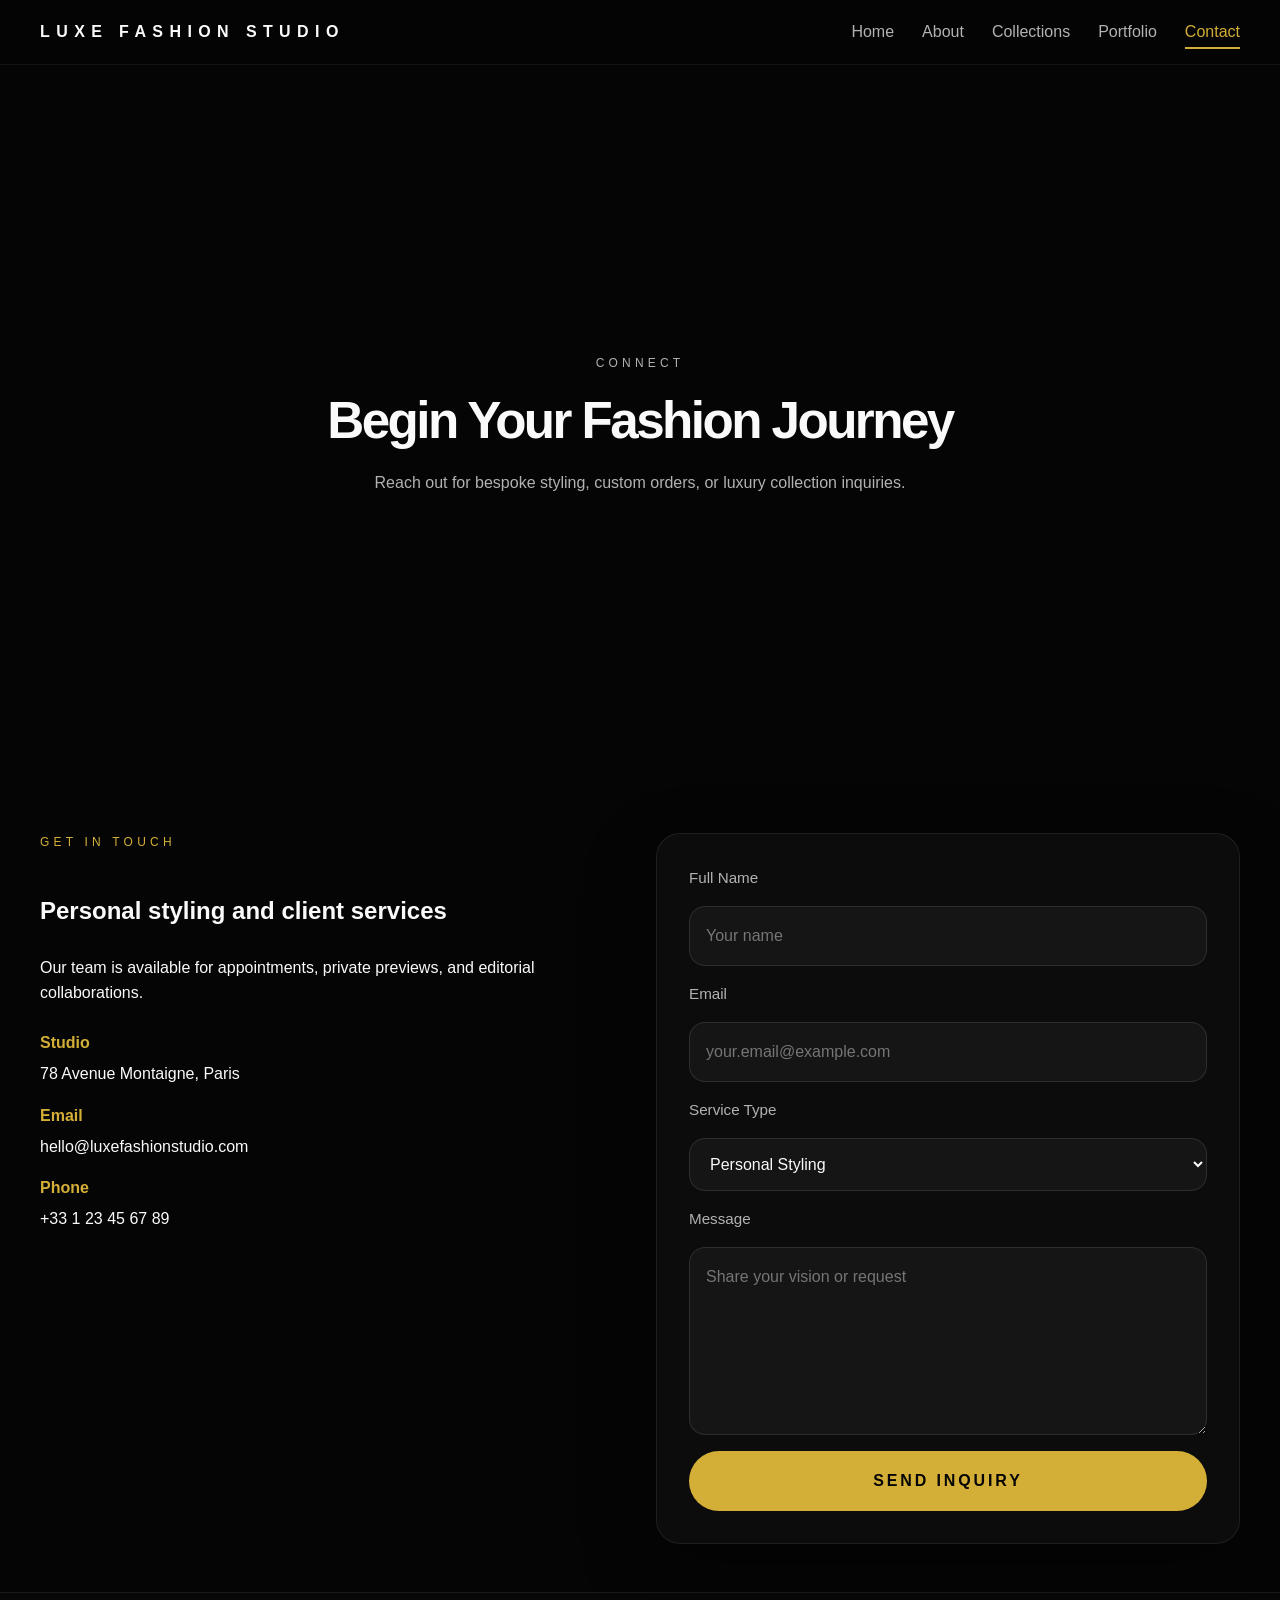
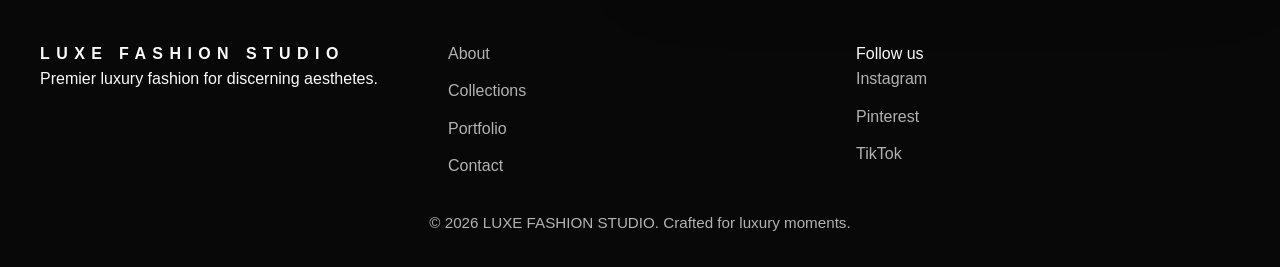
<file: contact.html>
<!DOCTYPE html>
<html lang="en">
<head>
  <meta charset="UTF-8">
  <meta name="viewport" content="width=device-width, initial-scale=1.0">
  <title>LUXE FASHION STUDIO | Contact</title>
  <link rel="stylesheet" href="style.css">
</head>
<body class="contact-page">
  <header class="site-header">
    <div class="container header-inner">
      <a href="index.html" class="brand">LUXE FASHION STUDIO</a>
      <nav class="main-nav">
        <a href="index.html" class="nav-link">Home</a>
        <a href="about.html" class="nav-link">About</a>
        <a href="collection.html" class="nav-link">Collections</a>
        <a href="portfolio.html" class="nav-link">Portfolio</a>
        <a href="contact.html" class="nav-link active">Contact</a>
      </nav>
      <button class="nav-toggle" aria-label="Toggle navigation">☰</button>
    </div>
  </header>

  <main>
    <section class="hero hero-contact">
      <div class="container hero-content">
        <p class="eyebrow">Connect</p>
        <h1>Begin Your Fashion Journey</h1>
        <p>Reach out for bespoke styling, custom orders, or luxury collection inquiries.</p>
      </div>
    </section>

    <section class="section contact-section">
      <div class="container contact-grid">
        <div class="contact-copy">
          <span class="eyebrow">Get in Touch</span>
          <h2>Personal styling and client services</h2>
          <p>Our team is available for appointments, private previews, and editorial collaborations.</p>
          <div class="contact-info">
            <div>
              <h3>Studio</h3>
              <p>78 Avenue Montaigne, Paris</p>
            </div>
            <div>
              <h3>Email</h3>
              <p>hello@luxefashionstudio.com</p>
            </div>
            <div>
              <h3>Phone</h3>
              <p>+33 1 23 45 67 89</p>
            </div>
          </div>
        </div>
        <form class="contact-form">
          <label for="name">Full Name</label>
          <input type="text" id="name" name="name" placeholder="Your name" required>

          <label for="email">Email</label>
          <input type="email" id="email" name="email" placeholder="your.email@example.com" required>

          <label for="service">Service Type</label>
          <select id="service" name="service">
            <option>Personal Styling</option>
            <option>Custom Order</option>
            <option>Private Consultation</option>
            <option>Editorial Project</option>
          </select>

          <label for="message">Message</label>
          <textarea id="message" name="message" rows="6" placeholder="Share your vision or request"></textarea>

          <button type="submit" class="btn btn-primary">Send Inquiry</button>
        </form>
      </div>
    </section>
  </main>

  <footer class="site-footer">
    <div class="container footer-grid">
      <div>
        <a href="index.html" class="brand">LUXE FASHION STUDIO</a>
        <p>Premier luxury fashion for discerning aesthetes.</p>
      </div>
      <div class="footer-links">
        <a href="about.html">About</a>
        <a href="collection.html">Collections</a>
        <a href="portfolio.html">Portfolio</a>
        <a href="contact.html">Contact</a>
      </div>
      <div>
        <p>Follow us</p>
        <div class="social-links">
          <a href="#">Instagram</a>
          <a href="#">Pinterest</a>
          <a href="#">TikTok</a>
        </div>
      </div>
    </div>
    <p class="footer-note">© 2026 LUXE FASHION STUDIO. Crafted for luxury moments.</p>
  </footer>

  <script>
    const toggle = document.querySelector('.nav-toggle');
    const nav = document.querySelector('.main-nav');
    toggle.addEventListener('click', () => {
      nav.classList.toggle('nav-open');
    });
  </script>
</body>
</html>
</file>
<file: style.css>
:root {
  --bg: #050505;
  --surface: #111111;
  --surface-soft: #1a1a1a;
  --text: #fafafa;
  --muted: #b2b2b2;
  --gold: #d4af37;
  --gold-soft: rgba(212, 175, 55, 0.18);
  --radius: 24px;
  --shadow: 0 28px 70px rgba(0, 0, 0, 0.35);
}

* {
  box-sizing: border-box;
}

html {
  scroll-behavior: smooth;
}

body {
  margin: 0;
  font-family: "Inter", "Segoe UI", sans-serif;
  background: var(--bg);
  color: var(--text);
  line-height: 1.6;
}

a {
  color: inherit;
  text-decoration: none;
}

img {
  display: block;
  width: 100%;
  height: auto;
}

button,
input,
select,
textarea {
  font: inherit;
}

.container {
  width: min(1200px, calc(100% - 2rem));
  margin: 0 auto;
}

.site-header {
  position: sticky;
  top: 0;
  z-index: 10;
  background: rgba(5, 5, 5, 0.92);
  backdrop-filter: blur(12px);
  border-bottom: 1px solid rgba(255, 255, 255, 0.06);
}

.header-inner {
  display: flex;
  align-items: center;
  justify-content: space-between;
  padding: 1.2rem 0;
}

.brand {
  font-size: 1rem;
  letter-spacing: 0.4em;
  text-transform: uppercase;
  font-weight: 700;
}

.main-nav {
  display: flex;
  gap: 1.75rem;
  flex-wrap: wrap;
  align-items: center;
}

.nav-link {
  position: relative;
  color: var(--muted);
  transition: color 0.25s ease;
}

.nav-link:hover,
.nav-link.active {
  color: var(--gold);
}

.nav-link::after {
  content: "";
  position: absolute;
  left: 0;
  bottom: -0.25rem;
  height: 2px;
  width: 0;
  background: var(--gold);
  transition: width 0.3s ease;
}

.nav-link:hover::after,
.nav-link.active::after {
  width: 100%;
}

.nav-toggle {
  display: none;
  background: transparent;
  border: none;
  color: var(--text);
  font-size: 1.5rem;
  cursor: pointer;
}

.hero {
  min-height: 80vh;
  display: grid;
  place-items: center;
  position: relative;
  overflow: hidden;
}

.hero::before {
  content: "";
  position: absolute;
  inset: 0;
  background: linear-gradient(180deg, rgba(5,5,5,0.25), rgba(5,5,5,0.9));
  z-index: 1;
}

.hero-content {
  position: relative;
  z-index: 2;
  text-align: center;
  max-width: 760px;
  margin: 0 auto;
}

.eyebrow {
  display: inline-block;
  margin-bottom: 1rem;
  color: var(--gold);
  letter-spacing: 0.35em;
  text-transform: uppercase;
  font-size: 0.75rem;
}

.hero h1 {
  margin: 0;
  font-size: clamp(2.8rem, 4vw, 5rem);
  line-height: 0.95;
  letter-spacing: -0.05em;
}

.hero p {
  margin: 1.5rem auto;
  color: var(--muted);
  max-width: 700px;
}

.btn {
  display: inline-flex;
  align-items: center;
  justify-content: center;
  padding: 1rem 2rem;
  border-radius: 999px;
  text-transform: uppercase;
  letter-spacing: 0.18em;
  font-weight: 700;
  border: 1px solid transparent;
  transition: transform 0.25s ease, background 0.25s ease, color 0.25s ease, border-color 0.25s ease;
}

.btn:hover {
  transform: translateY(-2px);
}

.btn-primary {
  background: var(--gold);
  color: #050505;
}

.btn-secondary {
  background: transparent;
  border-color: rgba(212, 175, 55, 0.4);
  color: var(--text);
}

.section {
  padding: 6rem 0;
}

.section-header {
  text-align: center;
  margin-bottom: 3rem;
}

.section-header h2 {
  margin: 0.75rem auto 0;
  font-size: clamp(2rem, 3vw, 3rem);
}

.grid-3 {
  display: grid;
  gap: 1.5rem;
  grid-template-columns: repeat(3, minmax(0, 1fr));
}

.feature-card,
.value-card,
.highlight-card {
  background: var(--surface);
  padding: 2rem;
  border-radius: var(--radius);
  border: 1px solid rgba(255,255,255,0.06);
  box-shadow: var(--shadow);
  transition: transform 0.3s ease, border-color 0.3s ease;
}

.feature-card:hover,
.value-card:hover,
.highlight-card:hover,
.product-card:hover {
  transform: translateY(-8px);
  border-color: rgba(212, 175, 55, 0.4);
}

.feature-tag {
  display: inline-flex;
  margin-bottom: 1rem;
  color: var(--gold);
  font-size: 0.8rem;
  letter-spacing: 0.2em;
  text-transform: uppercase;
}

.feature-card h2,
.value-card h3,
.highlight-card h3 {
  margin: 0 0 1rem;
  font-size: 1.625rem;
}

.spotlight {
  padding-top: 0;
}

.spotlight-grid {
  display: grid;
  gap: 2rem;
  grid-template-columns: 1.2fr 0.8fr;
  align-items: center;
}

.spotlight-image {
  border-radius: var(--radius);
  overflow: hidden;
  box-shadow: var(--shadow);
}

.spotlight-copy h2 {
  margin-top: 0;
  font-size: clamp(2rem, 3vw, 3rem);
}

.gallery-preview .gallery-grid,
.home-gallery-grid {
  display: grid;
  gap: 10px;
  grid-template-columns: repeat(3, minmax(0, 1fr));
}

.home-gallery-grid img,
.gallery-grid img,
.gallery-grid-portfolio img {
  width: 100%;
  height: 280px;
  object-fit: cover;
  border-radius: 24px;
  transition: transform 0.35s ease;
  display: block;
}

.home-gallery-grid img:hover,
.gallery-grid img:hover,
.gallery-grid-portfolio img:hover {
  transform: scale(1.03);
}

.gallery {
  display: grid;
  grid-template-columns: repeat(3, 1fr);
  gap: 5px;
  grid-auto-rows: 280px;
}

.gallery-item {
  overflow: hidden;
  border-radius: 8px;
  position: relative;
}

.gallery img {
  position: absolute;
  inset: 0;
  width: 100%;
  height: 100%;
  object-fit: cover;
  transition: transform 0.35s ease;
}

.gallery img:hover {
  transform: scale(1.04);
}

.gallery-item.large {
  grid-column: span 2;
}

.gallery-item.tall {
  grid-row: span 2;
}

@media (max-width: 960px) {
  .gallery {
    grid-template-columns: repeat(2, 1fr);
  }

  .gallery-item.large {
    grid-column: span 2;
  }
}

@media (max-width: 720px) {
  .gallery {
    grid-template-columns: 1fr;
  }

  .gallery-item.large,
  .gallery-item.tall {
    grid-column: auto;
    grid-row: auto;
  }
}

.site-footer {
  background: #080808;
  padding: 3rem 0 2rem;
  border-top: 1px solid rgba(255,255,255,0.08);
}

.footer-grid {
  display: grid;
  gap: 1.5rem;
  grid-template-columns: 1fr 1fr 1fr;
}

.footer-links,
.social-links {
  display: flex;
  flex-direction: column;
  gap: 0.75rem;
}

.footer-links a,
.social-links a {
  color: var(--muted);
}

.footer-links a:hover,
.social-links a:hover {
  color: var(--gold);
}

.footer-note {
  margin-top: 2rem;
  text-align: center;
  color: var(--muted);
  font-size: 0.95rem;
}

.contact-section {
  padding-bottom: 8rem;
}

.contact-grid {
  display: grid;
  gap: 2rem;
  grid-template-columns: 1fr 1fr;
  align-items: start;
}

.contact-copy {
  display: grid;
  gap: 1.5rem;
}

.contact-info {
  display: grid;
  gap: 1rem;
}

.contact-info h3 {
  margin: 0 0 0.35rem;
  font-size: 1rem;
  color: var(--gold);
}

.contact-form {
  display: grid;
  gap: 1rem;
  background: rgba(255,255,255,0.03);
  padding: 2rem;
  border-radius: var(--radius);
  border: 1px solid rgba(255,255,255,0.08);
  box-shadow: var(--shadow);
}

.contact-form label {
  font-size: 0.95rem;
  color: var(--muted);
}

.contact-form input,
.contact-form select,
.contact-form textarea {
  width: 100%;
  padding: 1rem;
  border: 1px solid rgba(255,255,255,0.1);
  border-radius: 16px;
  background: rgba(255,255,255,0.04);
  color: var(--text);
  outline: none;
}

.contact-form input:focus,
.contact-form select:focus,
.contact-form textarea:focus {
  border-color: var(--gold);
  box-shadow: inset 0 0 0 1px rgba(212,175,55,0.25);
}

.product-card {
  border-radius: var(--radius);
  overflow: hidden;
  background: var(--surface);
  box-shadow: var(--shadow);
  display: grid;
}

.product-card img {
  height: clamp(260px, 40vh, 340px);
  object-fit: cover;
}

.product-copy {
  padding: 1.75rem;
}

.product-copy h3 {
  margin: 0 0 1rem;
}

.featured-lines,
.portfolio-highlights {
  background: linear-gradient(180deg, rgba(20,20,20,0.9), rgba(5,5,5,0.9));
}

.featured-grid,
.highlight-grid {
  display: grid;
  gap: 1.5rem;
  grid-template-columns: repeat(3, minmax(0, 1fr));
}

.featured-text {
  display: grid;
  gap: 1rem;
}

.gallery-grid-portfolio {
  grid-template-columns: 1.5fr 1fr;
  grid-auto-rows: minmax(220px, auto);
}

.gallery-item-large {
  grid-row: span 2;
}

.gallery-item {
  overflow: hidden;
  border-radius: 24px;
}

@media (max-width: 960px) {
  .grid-3,
  .featured-grid,
  .highlight-grid,
  .contact-grid,
  .spotlight-grid,
  .gallery-preview .gallery-grid,
  .gallery-grid-portfolio {
    grid-template-columns: 1fr;
  }

  .gallery-grid-portfolio {
    grid-auto-rows: auto;
  }
}

@media (max-width: 720px) {
  .header-inner {
    flex-wrap: wrap;
    gap: 1rem;
  }

  .main-nav {
    display: none;
    flex-direction: column;
    width: 100%;
    background: rgba(5,5,5,0.95);
    padding: 1rem 1.25rem;
    border-radius: 20px;
  }

  .main-nav.nav-open {
    display: flex;
  }

  .nav-toggle {
    display: block;
  }

  .hero {
    min-height: 60vh;
  }

  .hero-content,
  .spotlight-copy {
    text-align: left;
  }

  .btn {
    width: 100%;
  }

  .hero-actions {
    display: grid;
    gap: 1rem;
    max-width: 360px;
    margin: 0 auto;
  }

  .site-footer {
    padding-top: 2rem;
  }
}

@media (max-width: 520px) {
  .hero h1 {
    font-size: 2.5rem;
  }

  .header-inner {
    justify-content: space-between;
  }

  .footer-grid,
  .header-inner {
    grid-template-columns: 1fr;
  }
}

.hero-home {
  background: url('https://images.unsplash.com/photo-1503342217505-b0a15ec3261c?auto=format&fit=crop&w=1600&q=80') center/cover no-repeat;
}

.hero-about {
  background: url('https://images.unsplash.com/photo-1521334884684-d80222895322?auto=format&fit=crop&w=1600&q=80') center/cover no-repeat;
}

.hero-collection {
  background: url('https://images.unsplash.com/photo-1495121605193-b116b5b9c5d0?auto=format&fit=crop&w=1600&q=80') center/cover no-repeat;
}

.hero-portfolio {
  background: url('https://images.unsplash.com/photo-1512436991641-6745cdb1723f?auto=format&fit=crop&w=1600&q=80') center/cover no-repeat;
}

.hero-contact {
  background: url('https://images.unsplash.com/photo-1541099649105-f69ad21f3246?auto=format&fit=crop&w=1600&q=80') center/cover no-repeat;
}

/* REMOVE EXTRA SPACES */

*{
  margin:0;
  padding:0;
  box-sizing:border-box;
}


body{
  margin:0;
  overflow-x:hidden;
}


.section{
  padding:3rem 0;
}


/* Portfolio gallery fix */

.gallery{
  display:grid;
  grid-template-columns:repeat(3,1fr);
  gap:5px;
  grid-auto-rows:260px;
}


.gallery-item{
  margin:0;
  padding:0;
}


.gallery img{
  width:100%;
  height:100%;
  object-fit:cover;
  display:block;
}


/* remove image gaps */

.gallery-grid-portfolio{
  gap:5px;
}


.gallery-grid-portfolio img{
  border-radius:8px;
}



/* mobile */

@media(max-width:720px){

.gallery{
 grid-template-columns:1fr;
}

.section{
 padding:2rem 15px;
}

}
</file>
